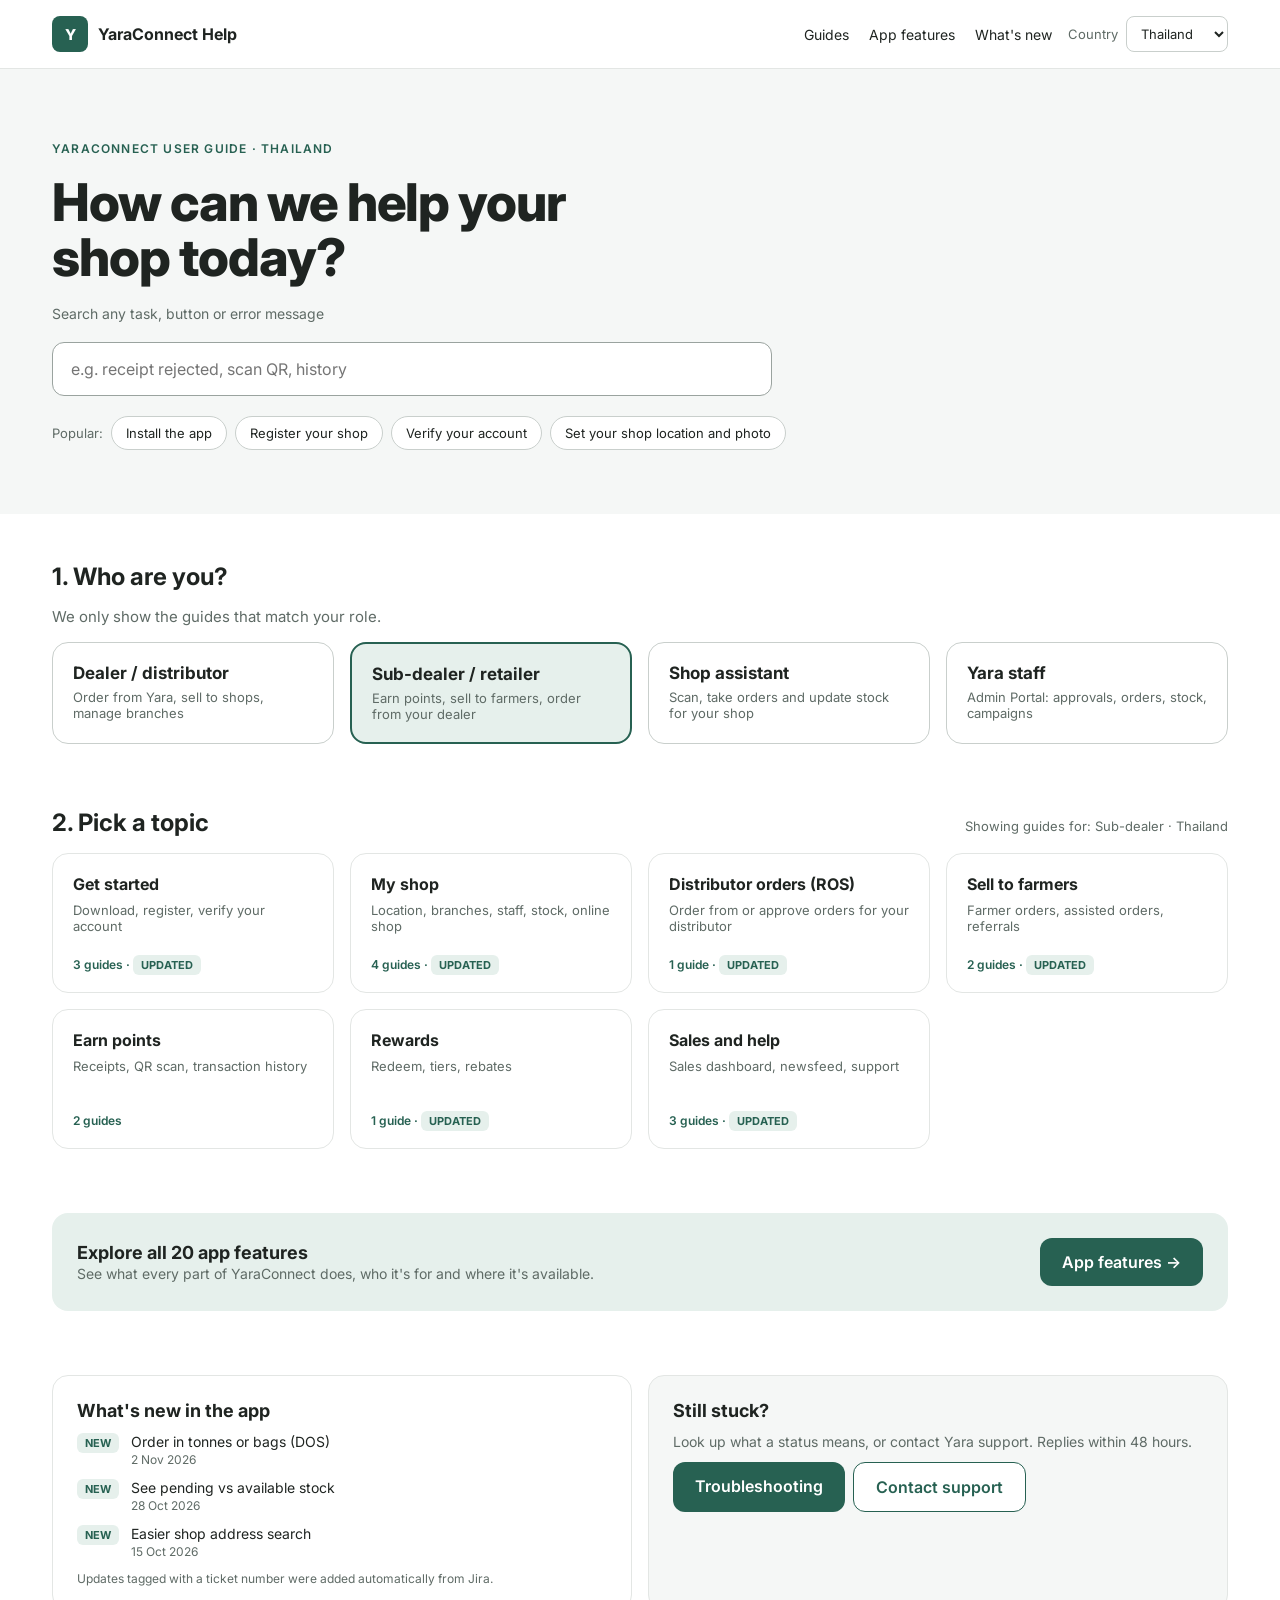
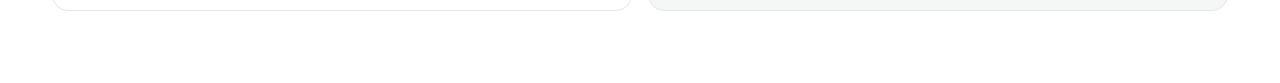
<file: index.html>
<!doctype html>
<html lang="en">
<head>
  <meta charset="utf-8">
  <meta name="viewport" content="width=device-width, initial-scale=1">
  <title>YaraConnect Help</title>
  <link rel="preconnect" href="https://fonts.googleapis.com">
  <link href="https://fonts.googleapis.com/css2?family=Inter:wght@400;500;600;700;800&display=swap" rel="stylesheet">
  <link rel="stylesheet" href="assets/style.css">
</head>
<body data-page="home">
  <header class="site-header">
    <div class="wrap">
      <a class="brand" href="index.html"><span class="logo">Y</span>YaraConnect Help</a>
      <nav class="top-nav" aria-label="Main">
        <a href="#topics">Guides</a>
        <a href="features.html">App features</a>
        <a href="#whats-new">What's new</a>
      </nav>
      <label class="control">Country
        <select id="country">
          <option>Thailand</option><option>Vietnam</option><option>Indonesia</option><option>India</option><option>Kenya</option>
        </select>
      </label>
    </div>
  </header>

  <section class="hero">
    <div class="wrap">
      <span class="eyebrow" id="hero-eyebrow">YaraConnect user guide</span>
      <h1>How can we help your shop today?</h1>
      <label for="q" style="font-size:14px;color:var(--muted)">Search any task, button or error message</label>
      <div class="search-row">
        <input id="q" type="search" placeholder="e.g. receipt rejected, scan QR, history" autocomplete="off">
        <div class="results" id="results" hidden></div>
      </div>
      <div class="pills" id="popular"><span style="color:var(--muted)">Popular:</span></div>
    </div>
  </section>

  <section class="block">
    <div class="wrap">
      <h2>1. Who are you?</h2>
      <p class="sub">We only show the guides that match your role.</p>
      <div class="grid4" id="roles" role="group" aria-label="Your role">
        <button type="button" class="role" data-role="dealer"><strong>Dealer / distributor</strong><span>Order from Yara, sell to shops, manage branches</span></button>
        <button type="button" class="role" data-role="subdealer"><strong>Sub-dealer / retailer</strong><span>Earn points, sell to farmers, order from your dealer</span></button>
        <button type="button" class="role" data-role="assistant"><strong>Shop assistant</strong><span>Scan, take orders and update stock for your shop</span></button>
        <button type="button" class="role" data-role="staff"><strong>Yara staff</strong><span>Admin Portal: approvals, orders, stock, campaigns</span></button>
      </div>
    </div>
  </section>

  <section class="block" id="topics">
    <div class="wrap">
      <div style="display:flex;justify-content:space-between;align-items:baseline;flex-wrap:wrap;gap:8px">
        <h2>2. Pick a topic</h2>
        <span class="sub" id="showing" style="font-size:13px"></span>
      </div>
      <div class="grid4" id="cats"></div>
    </div>
  </section>

  <section class="block">
    <div class="wrap">
      <a class="panel" href="features.html" style="text-decoration:none;color:var(--ink);flex-direction:row;justify-content:space-between;align-items:center;flex-wrap:wrap;background:var(--green-soft);border-color:transparent">
        <span><strong style="font-size:18px">Explore all 20 app features</strong><br><span class="sub" style="font-size:14px">See what every part of YaraConnect does, who it's for and where it's available.</span></span>
        <span class="btn">App features →</span>
      </a>
    </div>
  </section>

  <section class="block" id="whats-new">
    <div class="wrap grid2">
      <div class="panel">
        <h3>What's new in the app</h3>
        <div class="stack" id="news"></div>
        <small class="sub" style="font-size:12px">Updates tagged with a ticket number were added automatically from Jira.</small>
      </div>
      <div class="panel soft">
        <h3>Still stuck?</h3>
        <p class="sub" style="font-size:14px">Look up what a status means, or contact Yara support. Replies within 48 hours.</p>
        <div style="display:flex;gap:8px;flex-wrap:wrap">
          <a class="btn" href="#">Troubleshooting</a>
          <a class="btn ghost" href="#">Contact support</a>
        </div>
      </div>
    </div>
  </section>

  <script src="assets/app.js"></script>
</body>
</html>
</file>
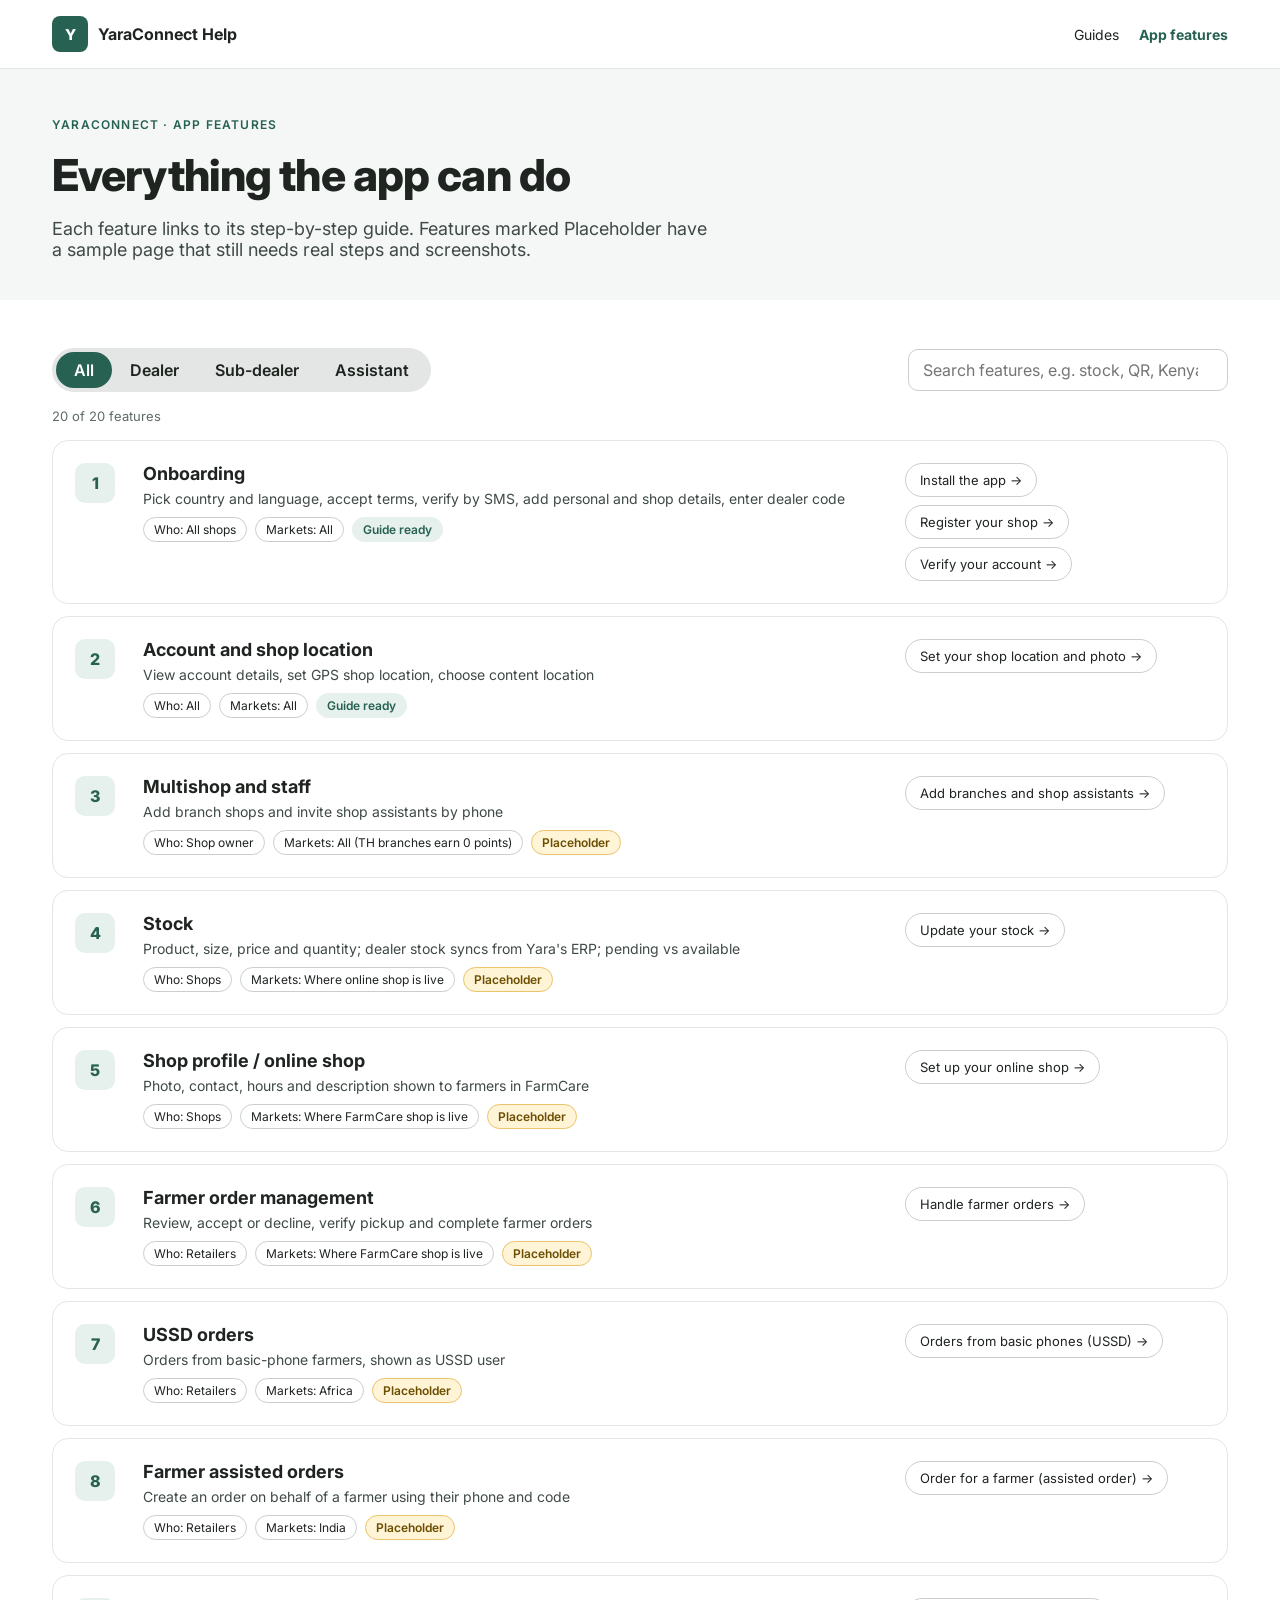
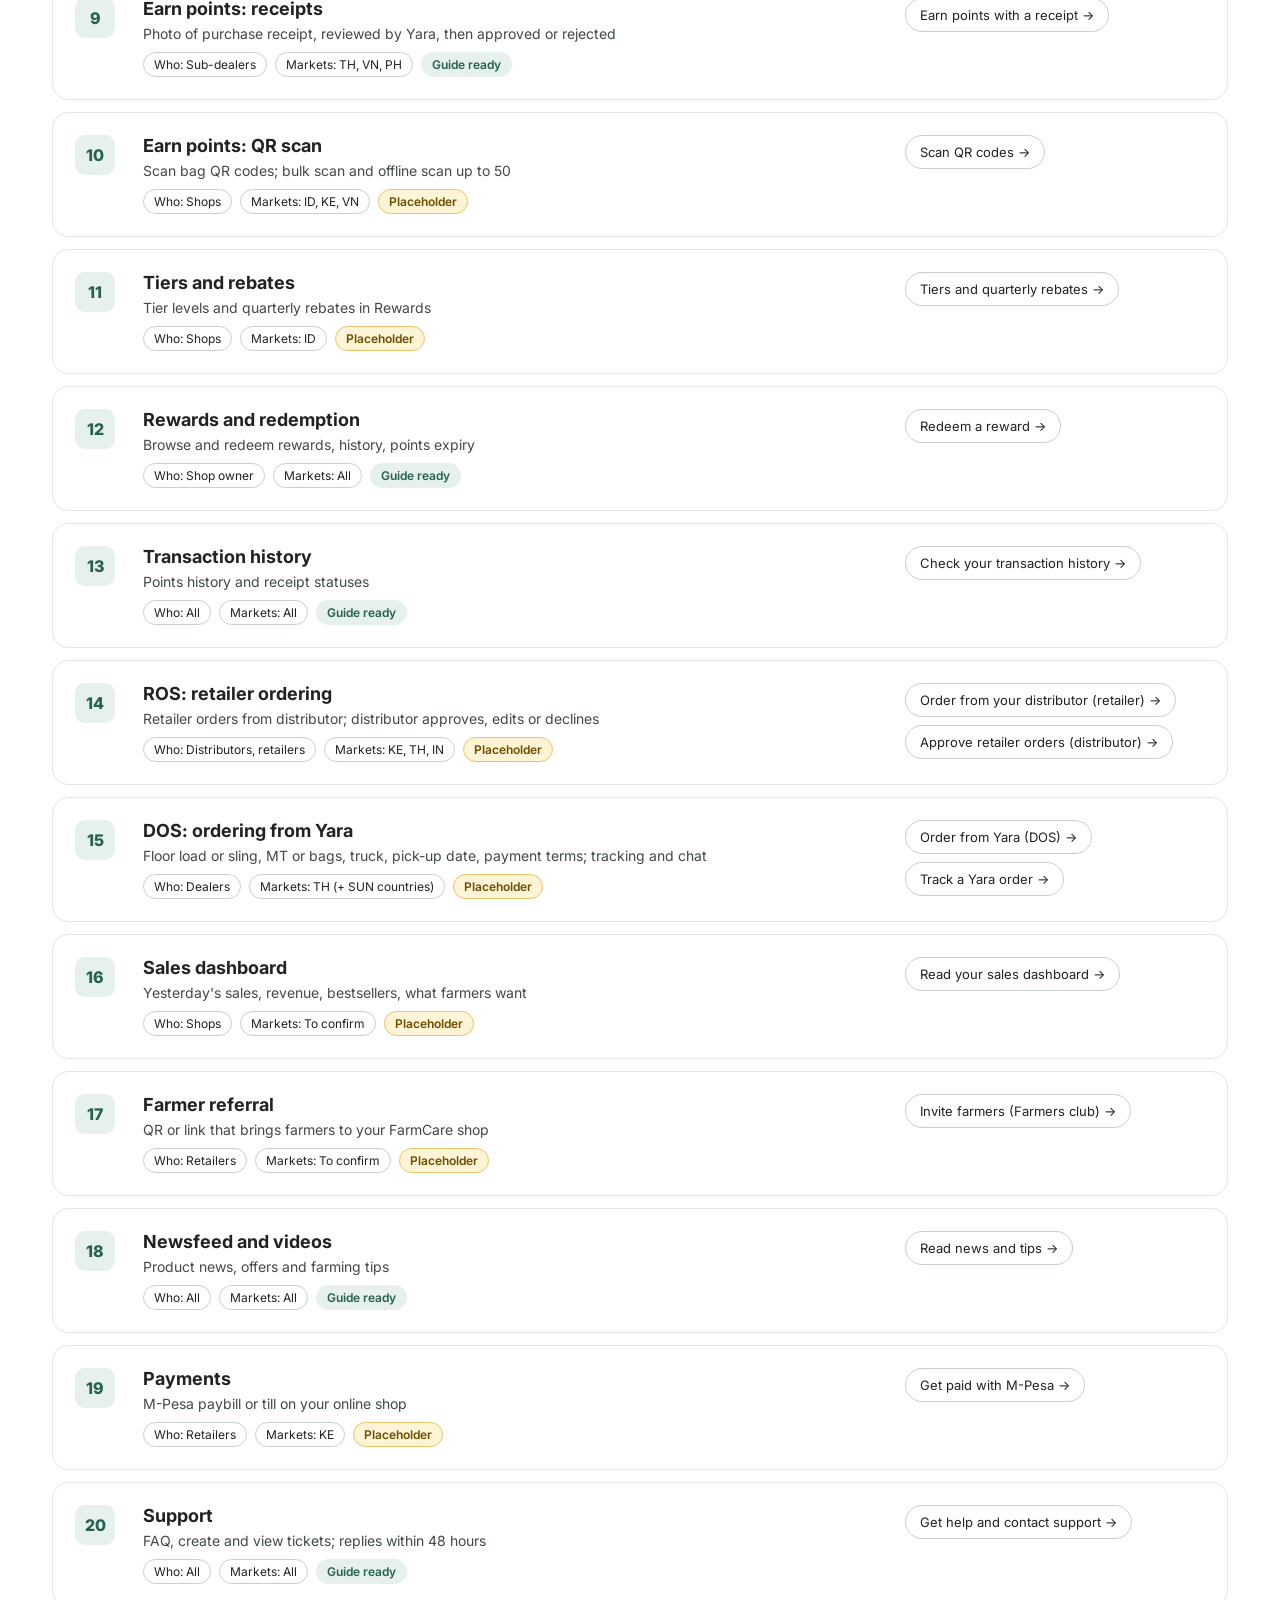
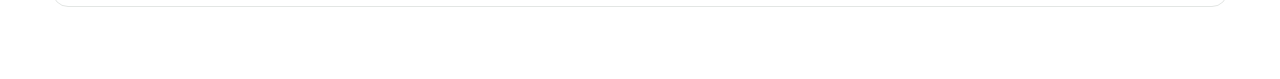
<file: features.html>
<!doctype html>
<html lang="en">
<head>
  <meta charset="utf-8">
  <meta name="viewport" content="width=device-width, initial-scale=1">
  <title>App features · YaraConnect Help</title>
  <link rel="preconnect" href="https://fonts.googleapis.com">
  <link href="https://fonts.googleapis.com/css2?family=Inter:wght@400;500;600;700;800&display=swap" rel="stylesheet">
  <link rel="stylesheet" href="assets/style.css">
</head>
<body data-page="features">
  <header class="site-header">
    <div class="wrap">
      <a class="brand" href="index.html"><span class="logo">Y</span>YaraConnect Help</a>
      <nav class="top-nav" aria-label="Main"><a href="index.html#topics">Guides</a><a href="features.html" aria-current="page">App features</a></nav>
    </div>
  </header>
  <section class="hero">
    <div class="wrap" style="padding-top:48px;padding-bottom:40px">
      <span class="eyebrow">YaraConnect · App features</span>
      <h1 style="font-size:44px;max-width:22ch">Everything the app can do</h1>
      <p class="lead">Each feature links to its step-by-step guide. Features marked Placeholder have a sample page that still needs real steps and screenshots.</p>
    </div>
  </section>
  <section class="block">
    <div class="wrap" style="padding-bottom:72px">
      <div class="filters">
        <div class="seg" id="froles" role="group" aria-label="Filter by role">
          <button type="button" data-r="all" aria-pressed="true">All</button>
          <button type="button" data-r="dealer" aria-pressed="false">Dealer</button>
          <button type="button" data-r="subdealer" aria-pressed="false">Sub-dealer</button>
          <button type="button" data-r="assistant" aria-pressed="false">Assistant</button>
        </div>
        <label class="sr-only" for="fq">Search features</label>
        <input id="fq" type="search" placeholder="Search features, e.g. stock, QR, Kenya">
      </div>
      <span class="sub" id="fcount" style="font-size:13px"></span>
      <div class="stack" id="flist" style="gap:12px"></div>
    </div>
  </section>
  <script src="assets/app.js"></script>
</body>
</html>
</file>
<file: assets/style.css>
:root {
  --ink: #1F2421; --ink-2: #3F4A45; --muted: #5F6B66; --line: #E3E6E4; --line-2: #C9CFCC;
  --bg-soft: #F5F7F6; --green: #276152; --green-dark: #163d33; --green-soft: #E6F0EC; --red: #A23B2A;
}
* { box-sizing: border-box; }
body { margin: 0; font-family: Inter, system-ui, sans-serif; color: var(--ink); background: #fff; }
a { color: var(--green); } a:hover { color: var(--green-dark); }
button, input, select { font: inherit; }
.wrap { max-width: 1240px; margin: 0 auto; padding: 0 32px; }
.sr-only { position: absolute; width: 1px; height: 1px; overflow: hidden; clip: rect(0 0 0 0); }

/* Header */
.site-header { border-bottom: 1px solid var(--line); }
.site-header .wrap { display: flex; flex-wrap: wrap; align-items: center; gap: 16px; padding-top: 16px; padding-bottom: 16px; }
.brand { display: flex; align-items: center; gap: 10px; flex-grow: 1; text-decoration: none; color: var(--ink); font-weight: 700; }
.logo { width: 36px; height: 36px; border-radius: 8px; background: var(--green); color: #fff; display: grid; place-items: center; font-weight: 800; font-size: 15px; }
.top-nav { display: flex; gap: 20px; font-size: 14px; }
.top-nav a { text-decoration: none; color: var(--ink); }
.control { display: flex; align-items: center; gap: 8px; font-size: 13px; color: var(--muted); }
select, .chip-select { padding: 8px 10px; border: 1px solid var(--line-2); border-radius: 8px; background: #fff; color: var(--ink); }
.seg { display: flex; border-radius: 999px; background: var(--line); padding: 4px; }
.seg button { border: 0; padding: 8px 18px; border-radius: 999px; background: transparent; color: var(--ink); font-weight: 600; cursor: pointer; }
.seg button[aria-pressed="true"] { background: var(--green); color: #fff; }

/* Home */
.hero { background: var(--bg-soft); }
.hero .wrap { padding-top: 72px; padding-bottom: 64px; display: flex; flex-direction: column; gap: 20px; }
.eyebrow { font-size: 12px; font-weight: 600; letter-spacing: .1em; text-transform: uppercase; color: var(--green); }
h1 { margin: 0; font-size: 52px; line-height: 1.05; letter-spacing: -.02em; font-weight: 800; max-width: 18ch; }
.search-row { display: flex; gap: 8px; max-width: 720px; flex-wrap: wrap; position: relative; }
.search-row input { flex: 1 1 380px; font-size: 16px; padding: 16px 18px; border: 1.5px solid #9AA39F; border-radius: 12px; }
.btn { font-weight: 600; padding: 14px 22px; border: 0; border-radius: 12px; background: var(--green); color: #fff; cursor: pointer; text-decoration: none; display: inline-block; }
.btn.ghost { background: #fff; color: var(--green); border: 1px solid var(--green); }
.results { position: absolute; top: 100%; left: 0; right: 0; margin-top: 6px; background: #fff; border: 1px solid var(--line-2); border-radius: 12px; box-shadow: 0 12px 32px rgba(0,0,0,.08); z-index: 5; overflow: hidden; }
.results a { display: block; padding: 12px 16px; text-decoration: none; color: var(--ink); border-bottom: 1px solid var(--line); }
.results a:last-child { border-bottom: 0; } .results a:hover, .results a:focus { background: var(--green-soft); }
.results small { color: var(--muted); display: block; }
.pills { display: flex; flex-wrap: wrap; gap: 8px; font-size: 13px; align-items: center; }
.pill { text-decoration: none; padding: 8px 14px; border: 1px solid var(--line-2); border-radius: 999px; color: var(--ink); background: #fff; }
section.block .wrap { padding-top: 48px; padding-bottom: 16px; display: flex; flex-direction: column; gap: 16px; }
h2 { margin: 0; font-size: 24px; }
.sub { margin: 0; color: var(--muted); font-size: 15px; }
.grid4 { display: grid; grid-template-columns: repeat(4, minmax(0, 1fr)); gap: 16px; }
.role { text-align: left; color: var(--ink); border: 1px solid var(--line-2); background: #fff; border-radius: 16px; padding: 20px; display: flex; flex-direction: column; gap: 6px; cursor: pointer; }
.role strong { font-size: 17px; } .role span { font-size: 13px; color: var(--muted); }
.role[aria-pressed="true"] { border: 2px solid var(--green); background: var(--green-soft); }
.card { text-decoration: none; color: var(--ink); border: 1px solid var(--line); border-radius: 16px; padding: 20px; display: flex; flex-direction: column; gap: 8px; min-height: 140px; }
.card:hover { border-color: var(--green); }
.card .count { font-size: 12px; color: var(--green); font-weight: 600; margin-top: auto; }
.card .muted { font-size: 13px; color: var(--muted); }
.grid2, section.block .wrap.grid2 { display: grid; grid-template-columns: repeat(2, minmax(0, 1fr)); gap: 16px; padding-bottom: 72px !important; }
.panel { border: 1px solid var(--line); border-radius: 16px; padding: 24px; display: flex; flex-direction: column; gap: 12px; }
.panel.soft { background: var(--bg-soft); }
.panel h3 { margin: 0; font-size: 18px; }
.news { display: flex; gap: 12px; align-items: baseline; font-size: 14px; }
.news a { color: var(--ink); }
.tag { font-size: 11px; font-weight: 700; padding: 3px 8px; border-radius: 6px; background: var(--green-soft); color: var(--green); white-space: nowrap; }
.tag.jira { background: #EAF0FF; color: #2547A8; }

/* Guide */
.crumbs { font-size: 13px; color: var(--muted); padding-top: 24px; }
.crumbs a { color: var(--muted); }
.guide-layout { display: flex; flex-wrap: wrap; gap: 48px; align-items: flex-start; padding-top: 24px; padding-bottom: 80px; }
.side { flex: 1 1 240px; max-width: 280px; display: flex; flex-direction: column; gap: 16px; position: sticky; top: 16px; }
.side-label { font-size: 12px; font-weight: 700; letter-spacing: .1em; text-transform: uppercase; color: var(--muted); }
.side-links { display: flex; flex-direction: column; gap: 4px; border-left: 4px solid var(--line); }
.side-links a { text-decoration: none; color: var(--muted); padding: 10px 16px; margin-left: -4px; border-left: 4px solid transparent; }
.side-links a[aria-current="page"] { color: var(--green); font-weight: 700; border-left-color: var(--green); }
.toc { padding: 16px; border-radius: 12px; background: var(--bg-soft); font-size: 13px; display: flex; flex-direction: column; gap: 8px; }
.toc a { color: var(--ink-2); text-decoration: none; }
main.guide { flex: 999 1 560px; min-width: 0; display: flex; flex-direction: column; gap: 32px; }
.meta { display: flex; gap: 8px; flex-wrap: wrap; font-size: 12px; }
.meta span { padding: 4px 10px; border-radius: 999px; border: 1px solid var(--line-2); }
.meta .role-tag { background: var(--green-soft); color: var(--green); font-weight: 600; border-color: transparent; }
.meta .fresh { background: #FFF4D6; border-color: #E9C46A; color: #6B4E00; font-weight: 600; }
.title-row { display: flex; justify-content: space-between; align-items: flex-end; gap: 16px; flex-wrap: wrap; }
.guide h1 { font-size: 44px; max-width: 16ch; }
.lead { margin: 0; font-size: 18px; color: var(--ink-2); max-width: 60ch; }
.box { border: 1px solid var(--line); border-radius: 16px; padding: 20px 24px; display: flex; flex-direction: column; gap: 10px; }
.box h2 { font-size: 18px; }
.checks { display: grid; grid-template-columns: repeat(3, minmax(0, 1fr)); gap: 12px; font-size: 14px; color: var(--ink-2); }
.checks label { display: flex; gap: 8px; align-items: center; cursor: pointer; }
.changed { border: 1px solid #E9C46A; background: #FFFBEF; border-radius: 16px; padding: 18px 22px; display: flex; flex-direction: column; gap: 10px; }
.changed h2 { font-size: 16px; }
.changed li { font-size: 14px; color: var(--ink-2); margin-bottom: 6px; }
.changed ul { margin: 0; padding-left: 18px; }
.step { display: flex; gap: 32px; align-items: center; flex-wrap: wrap; padding: 24px; border: 1px solid var(--line); border-radius: 20px; }
.step.is-new { border-color: #E9C46A; box-shadow: 0 0 0 3px #FFF4D6; }
.phone { position: relative; width: 170px; height: 340px; border: 6px solid var(--ink); border-radius: 28px; background: repeating-linear-gradient(135deg, #F1F3F2 0 10px, #F8F9F8 10px 20px); display: flex; flex-direction: column; align-items: center; justify-content: center; gap: 4px; flex: none; }
.phone .k { font-size: 10px; letter-spacing: .12em; color: #6B7570; }
.phone .s { font-size: 13px; font-weight: 600; color: var(--ink-2); text-align: center; padding: 0 12px; }
.phone .hot { position: absolute; left: 50%; width: 44px; height: 44px; margin-left: -22px; border: 3px solid var(--green); border-radius: 50%; }
.step-body { flex: 1 1 300px; display: flex; flex-direction: column; gap: 8px; }
.step-n { font-size: 12px; font-weight: 700; color: var(--green); letter-spacing: .08em; }
.step h3 { margin: 0; font-size: 22px; }
.step p { margin: 0; font-size: 16px; color: var(--ink-2); max-width: 52ch; }
.tip { border-radius: 16px; background: var(--green-soft); padding: 20px 24px; display: flex; gap: 14px; align-items: flex-start; }
.tip b { font-size: 11px; padding: 4px 10px; border-radius: 999px; background: var(--green); color: #fff; }
.tip p { margin: 0; font-size: 15px; color: #1F3D33; }
.grid3 { display: grid; grid-template-columns: repeat(3, minmax(0, 1fr)); gap: 12px; }
.state { border: 1px solid var(--line); border-radius: 14px; padding: 18px; display: flex; flex-direction: column; gap: 6px; font-size: 14px; }
.state b { font-size: 12px; color: var(--muted); } .state.good b { color: var(--green); } .state.bad b { color: var(--red); }
.row-link { display: flex; justify-content: space-between; padding: 16px 20px; border: 1px solid var(--line); border-radius: 12px; text-decoration: none; color: var(--ink); }
.row-link span:last-child { color: var(--green); }
.feedback { display: flex; justify-content: space-between; align-items: center; gap: 16px; flex-wrap: wrap; padding: 20px 24px; border-radius: 16px; background: var(--bg-soft); }
.feedback button { padding: 10px 18px; border: 1px solid var(--line-2); border-radius: 10px; background: #fff; cursor: pointer; }
.pager { display: grid; grid-template-columns: repeat(2, minmax(0, 1fr)); gap: 16px; }
.pager a { text-decoration: none; color: var(--ink); border: 1px solid var(--line); border-radius: 14px; padding: 18px; }
.pager a.next { border-color: var(--green); text-align: right; }
.pager small { color: var(--muted); display: block; }
.stack { display: flex; flex-direction: column; gap: 12px; }

/* Placeholder + features */
.draft-note { border: 1px dashed #B9A15A; background: #FFFDF5; border-radius: 16px; padding: 14px 20px; display: flex; gap: 12px; align-items: flex-start; }
.draft-note b { font-size: 11px; padding: 4px 10px; border-radius: 999px; background: #6B4E00; color: #fff; }
.draft-note p { margin: 0; font-size: 14px; color: #5A4A1A; }
.meta .draft-tag { background: #FFF4D6; border-color: #E9C46A; color: #6B4E00; font-weight: 600; }
.meta a.feat-chip { padding: 4px 10px; border-radius: 999px; border: 1px solid var(--green); color: var(--green); text-decoration: none; font-weight: 600; }
.feature { display: grid; grid-template-columns: 48px 1fr minmax(220px, 300px); gap: 20px; align-items: start; padding: 22px; border: 1px solid var(--line); border-radius: 16px; scroll-margin-top: 80px; }
.feature.flash { border-color: var(--green); box-shadow: 0 0 0 3px var(--green-soft); }
.fno { width: 40px; height: 40px; border-radius: 10px; background: var(--green-soft); color: var(--green); font-weight: 800; display: grid; place-items: center; }
.fbody h3 { margin: 0 0 6px; font-size: 18px; } .fbody p { margin: 0 0 10px; color: var(--ink-2); font-size: 14px; }
.flinks { display: flex; flex-direction: column; gap: 8px; align-items: flex-start; }
.flinks .pill { font-size: 13px; }
.filters { display: flex; flex-wrap: wrap; gap: 12px; align-items: center; justify-content: space-between; }
.filters input { flex: 0 1 320px; padding: 10px 14px; border: 1px solid var(--line-2); border-radius: 10px; }
.top-nav a[aria-current="page"] { color: var(--green); font-weight: 700; }

@media (max-width: 860px) {
  .feature { grid-template-columns: 40px 1fr; } .flinks { grid-column: 2; }
  h1 { font-size: 36px; } .guide h1 { font-size: 32px; }
  .grid4 { grid-template-columns: repeat(2, minmax(0, 1fr)); }
  .grid2, .grid3, .checks { grid-template-columns: 1fr; }
  .side { position: static; max-width: none; }
  .wrap { padding: 0 20px; }
  .top-nav { display: none; }
}
</file>
